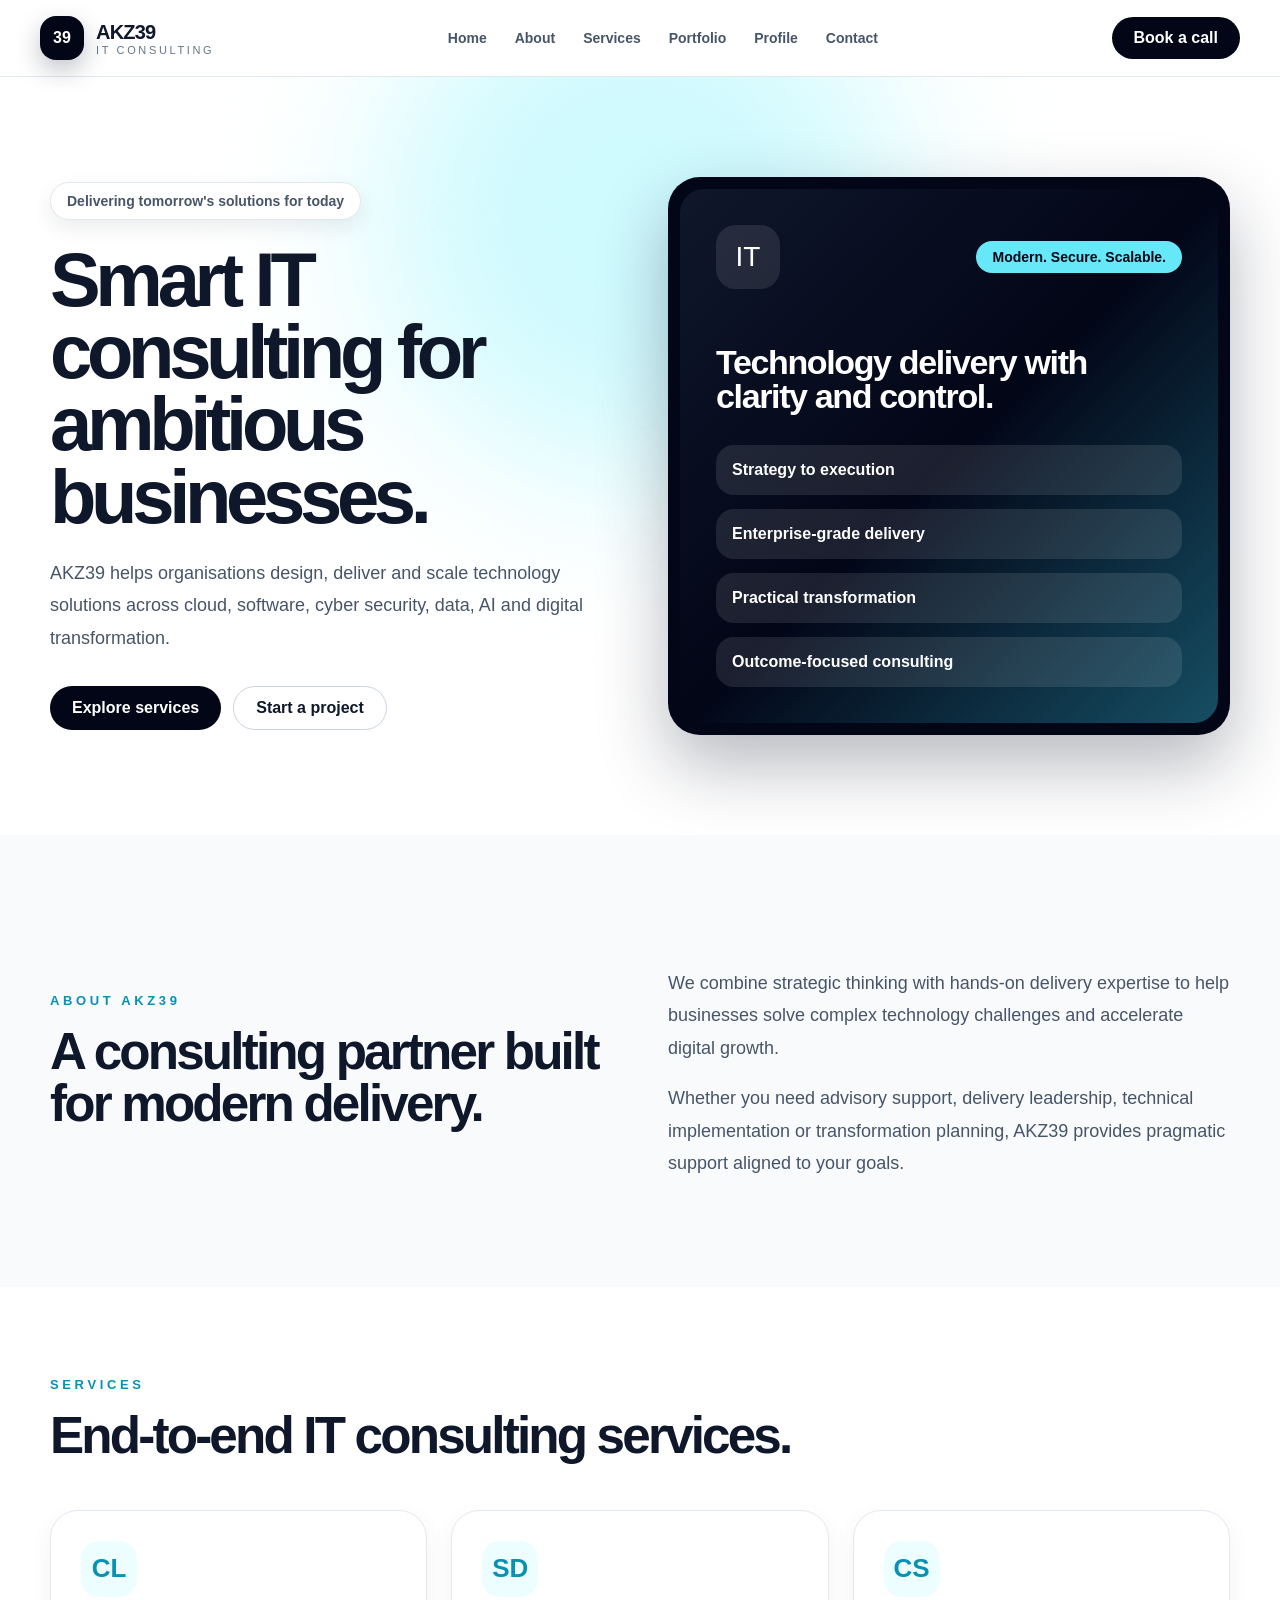
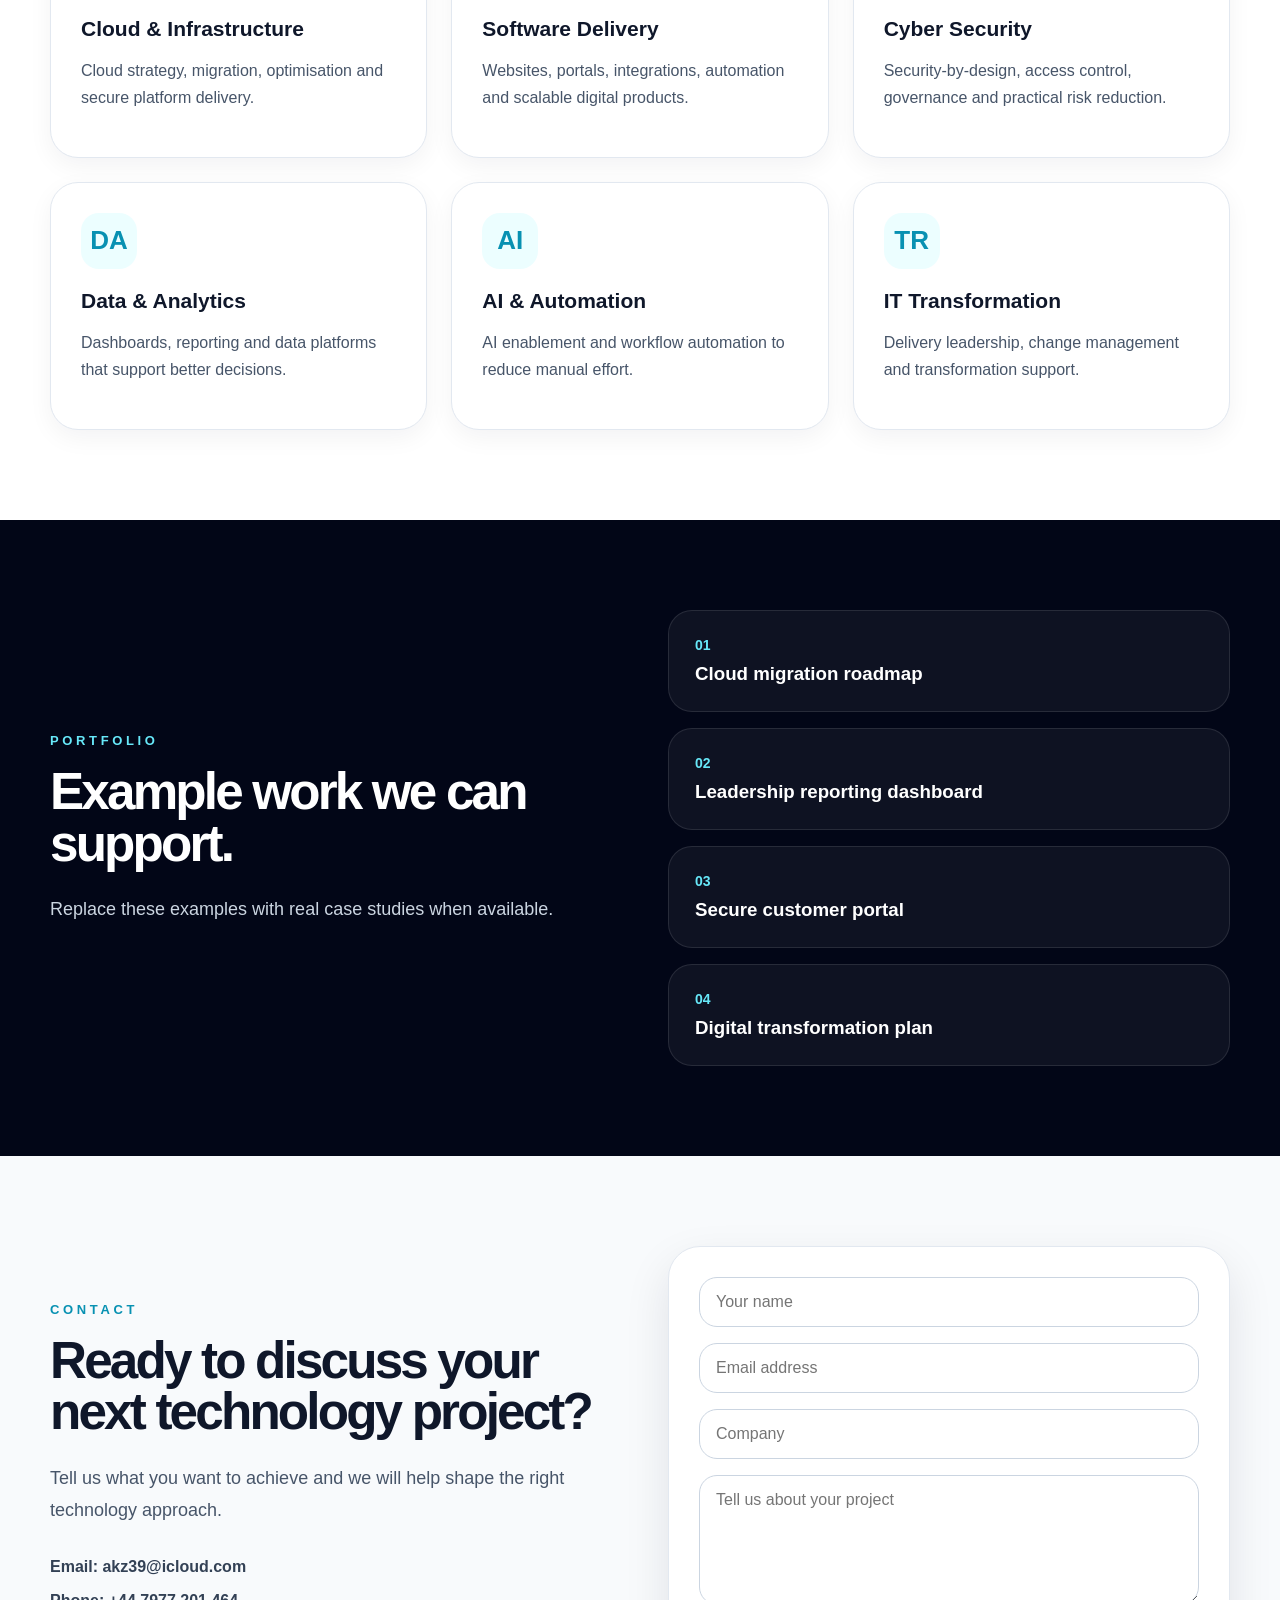
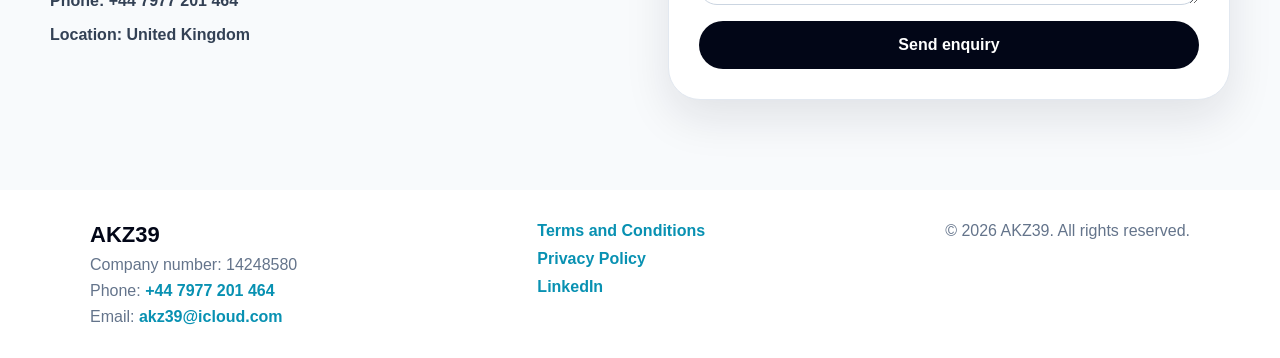
<file: index.html>
﻿<!DOCTYPE html>
<html lang="en">
<head>
  <meta charset="UTF-8" />
  <meta name="viewport" content="width=device-width, initial-scale=1.0" />
  <title>AKZ39 | IT Consulting Services</title>
  <meta name="description" content="AKZ39 provides modern IT consulting services across cloud, software, cyber security, data, AI and digital transformation." />
  <link rel="stylesheet" href="styles.css" />
</head>
<body>
  <header class="header">
    <a href="#home" class="logo">
      <div class="logo-mark">39</div>
      <div>
        <div class="logo-text">AKZ39</div>
        <div class="logo-subtitle">IT Consulting</div>
      </div>
    </a>

    <nav class="nav">
      <a href="#home">Home</a>
      <a href="#about">About</a>
      <a href="#services">Services</a>
      <a href="#portfolio">Portfolio</a>
      <a href="profile.html">Profile</a>
      <a href="#contact">Contact</a>
    </nav>

    <a href="tel:+447977201464" class="btn btn-dark">Book a call</a>
  </header>

  <main>
    <section id="home" class="hero">
      <div class="hero-bg"></div>

      <div class="hero-grid">
        <div>
          <div class="badge">Delivering tomorrow's solutions for today</div>
          <h1>Smart IT consulting for ambitious businesses.</h1>
          <p class="hero-text">
            AKZ39 helps organisations design, deliver and scale technology solutions across cloud,
            software, cyber security, data, AI and digital transformation.
          </p>

          <div class="actions">
            <a href="#services" class="btn btn-dark">Explore services</a>
            <a href="#contact" class="btn btn-light">Start a project</a>
          </div>
        </div>

        <div class="feature-card">
          <div class="feature-inner">
            <div class="feature-top">
              <div class="icon-box">IT</div>
              <span>Modern. Secure. Scalable.</span>
            </div>

            <h2>Technology delivery with clarity and control.</h2>

            <div class="check-list">
              <div>Strategy to execution</div>
              <div>Enterprise-grade delivery</div>
              <div>Practical transformation</div>
              <div>Outcome-focused consulting</div>
            </div>
          </div>
        </div>
      </div>
    </section>

    <section id="about" class="section section-light">
      <div class="two-col">
        <div>
          <p class="eyebrow">About AKZ39</p>
          <h2>A consulting partner built for modern delivery.</h2>
        </div>
        <div class="body-text">
          <p>
            We combine strategic thinking with hands-on delivery expertise to help businesses solve
            complex technology challenges and accelerate digital growth.
          </p>
          <p>
            Whether you need advisory support, delivery leadership, technical implementation or
            transformation planning, AKZ39 provides pragmatic support aligned to your goals.
          </p>
        </div>
      </div>
    </section>

    <section id="services" class="section">
      <div class="section-heading">
        <p class="eyebrow">Services</p>
        <h2>End-to-end IT consulting services.</h2>
      </div>

      <div class="services-grid">
        <div class="service-card">
          <div class="service-icon">CL</div>
          <h3>Cloud & Infrastructure</h3>
          <p>Cloud strategy, migration, optimisation and secure platform delivery.</p>
        </div>

        <div class="service-card">
          <div class="service-icon">SD</div>
          <h3>Software Delivery</h3>
          <p>Websites, portals, integrations, automation and scalable digital products.</p>
        </div>

        <div class="service-card">
          <div class="service-icon">CS</div>
          <h3>Cyber Security</h3>
          <p>Security-by-design, access control, governance and practical risk reduction.</p>
        </div>

        <div class="service-card">
          <div class="service-icon">DA</div>
          <h3>Data & Analytics</h3>
          <p>Dashboards, reporting and data platforms that support better decisions.</p>
        </div>

        <div class="service-card">
          <div class="service-icon">AI</div>
          <h3>AI & Automation</h3>
          <p>AI enablement and workflow automation to reduce manual effort.</p>
        </div>

        <div class="service-card">
          <div class="service-icon">TR</div>
          <h3>IT Transformation</h3>
          <p>Delivery leadership, change management and transformation support.</p>
        </div>
      </div>
    </section>

    <section id="portfolio" class="section section-dark">
      <div class="two-col">
        <div>
          <p class="eyebrow cyan">Portfolio</p>
          <h2>Example work we can support.</h2>
          <p class="dark-text">Replace these examples with real case studies when available.</p>
        </div>

        <div class="portfolio-list">
          <div><span>01</span><h3>Cloud migration roadmap</h3></div>
          <div><span>02</span><h3>Leadership reporting dashboard</h3></div>
          <div><span>03</span><h3>Secure customer portal</h3></div>
          <div><span>04</span><h3>Digital transformation plan</h3></div>
        </div>
      </div>
    </section>

    <section id="contact" class="section section-light">
      <div class="two-col">
        <div>
          <p class="eyebrow">Contact</p>
          <h2>Ready to discuss your next technology project?</h2>
          <p class="body-text">
            Tell us what you want to achieve and we will help shape the right technology approach.
          </p>

          <div class="contact-list">
            <div>Email: akz39@icloud.com</div>
            <div>Phone: +44 7977 201 464</div>
            <div>Location: United Kingdom</div>
          </div>
        </div>

        <form class="contact-form" action="https://formspree.io/f/xdajgbkb" method="POST">
          <input name="name" placeholder="Your name" required />
          <input type="email" name="email" placeholder="Email address" required />
          <input name="company" placeholder="Company" required />
          <textarea name="message" placeholder="Tell us about your project" required></textarea>
          <button type="submit">Send enquiry</button>
        </form>
      </div>
    </section>
  </main>

    <footer class="footer">
    <div>
      <strong>AKZ39</strong>
      <p>Company number: 14248580</p>
      <p>Phone: <a href="tel:+447977201464">+44 7977 201 464</a></p>
      <p>Email: <a href="mailto:akz39@icloud.com">akz39@icloud.com</a></p>
    </div>

    <div class="footer-links">
      <a href="terms.html">Terms and Conditions</a>
      <a href="privacy.html">Privacy Policy</a>
      <a href="https://uk.linkedin.com/in/aqdas-azeem-9959ba39" target="_blank" rel="noopener noreferrer">LinkedIn</a>
    </div>

    <span>© 2026 AKZ39. All rights reserved.</span>
  </footer>
  <script src="script.js"></script>
</body>
</html>
</file>
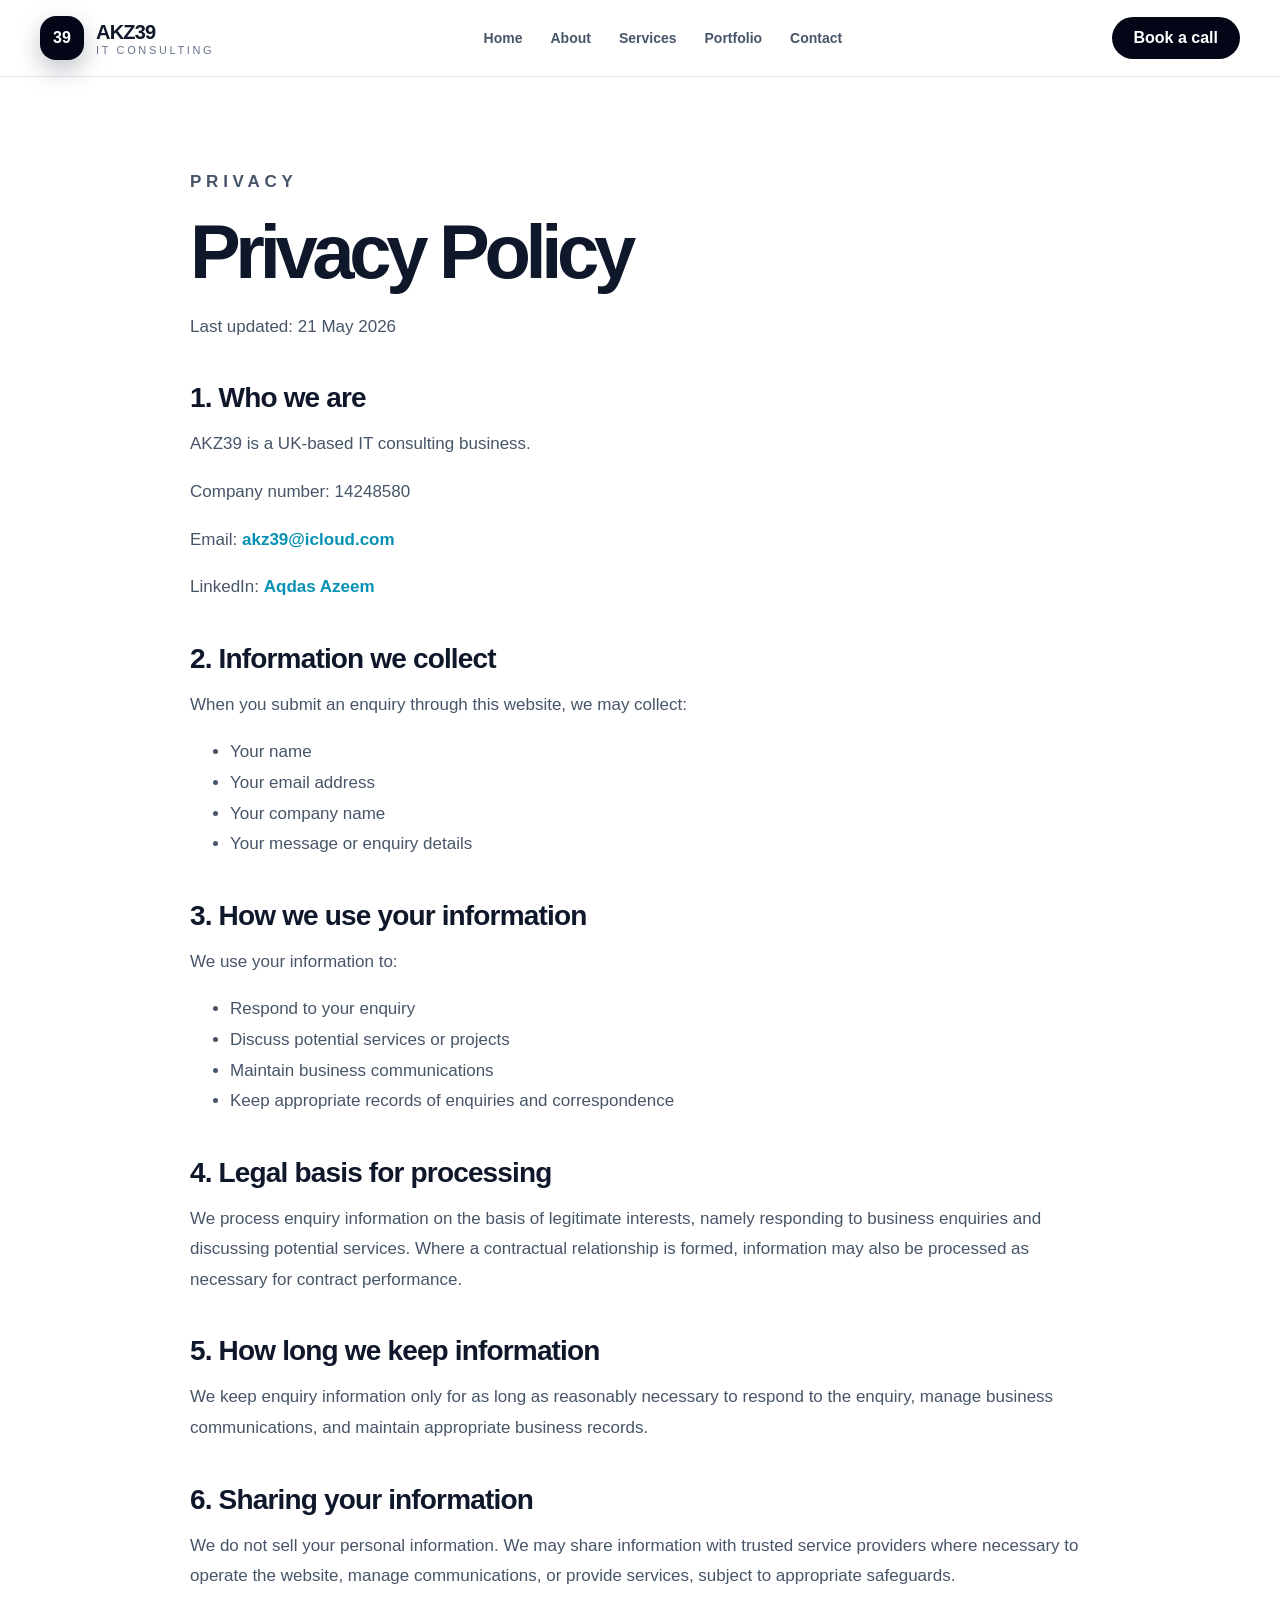
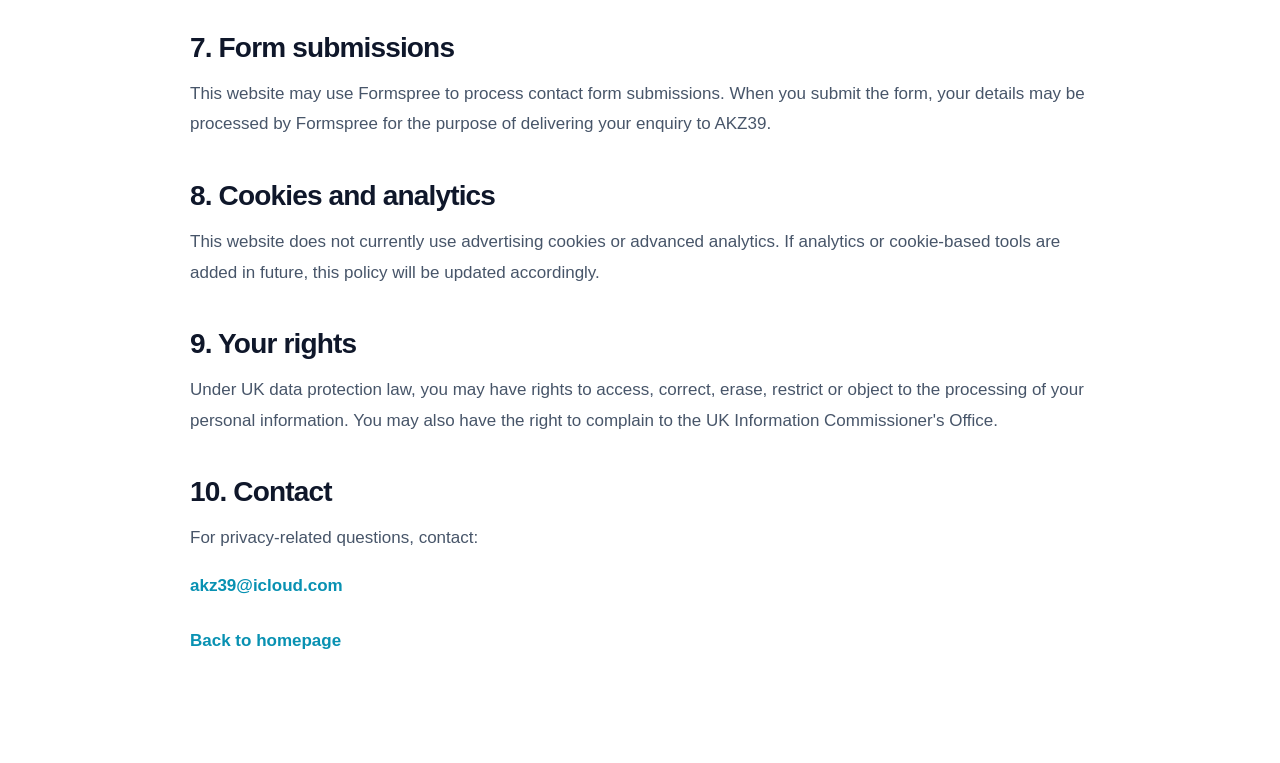
<file: privacy.html>
﻿<!DOCTYPE html>
<html lang="en">
<head>
  <meta charset="UTF-8" />
  <meta name="viewport" content="width=device-width, initial-scale=1.0" />
  <title>Privacy Policy | AKZ39</title>
  <meta name="description" content="Privacy Policy for AKZ39 IT Consulting." />
  <link rel="stylesheet" href="styles.css" />
</head>
<body>
  <header class="header">
    <a href="index.html#home" class="logo">
      <div class="logo-mark">39</div>
      <div>
        <div class="logo-text">AKZ39</div>
        <div class="logo-subtitle">IT Consulting</div>
      </div>
    </a>

    <nav class="nav">
      <a href="index.html#home">Home</a>
      <a href="index.html#about">About</a>
      <a href="index.html#services">Services</a>
      <a href="index.html#portfolio">Portfolio</a>
      <a href="index.html#contact">Contact</a>
    </nav>

    <a href="tel:+447977201464" class="btn btn-dark">Book a call</a>
  </header>

  <main class="legal-page">
    <section class="section">
      <div class="legal-content">
        <p class="eyebrow">Privacy</p>
        <h1>Privacy Policy</h1>
        <p class="body-text">Last updated: 21 May 2026</p>

        <h2>1. Who we are</h2>
        <p>AKZ39 is a UK-based IT consulting business.</p>
        <p>Company number: 14248580</p>
        <p>Email: <a href="mailto:akz39@icloud.com">akz39@icloud.com</a></p>
        <p>LinkedIn: <a href="https://uk.linkedin.com/in/aqdas-azeem-9959ba39" target="_blank" rel="noopener noreferrer">Aqdas Azeem</a></p>

        <h2>2. Information we collect</h2>
        <p>When you submit an enquiry through this website, we may collect:</p>
        <ul>
          <li>Your name</li>
          <li>Your email address</li>
          <li>Your company name</li>
          <li>Your message or enquiry details</li>
        </ul>

        <h2>3. How we use your information</h2>
        <p>We use your information to:</p>
        <ul>
          <li>Respond to your enquiry</li>
          <li>Discuss potential services or projects</li>
          <li>Maintain business communications</li>
          <li>Keep appropriate records of enquiries and correspondence</li>
        </ul>

        <h2>4. Legal basis for processing</h2>
        <p>We process enquiry information on the basis of legitimate interests, namely responding to business enquiries and discussing potential services. Where a contractual relationship is formed, information may also be processed as necessary for contract performance.</p>

        <h2>5. How long we keep information</h2>
        <p>We keep enquiry information only for as long as reasonably necessary to respond to the enquiry, manage business communications, and maintain appropriate business records.</p>

        <h2>6. Sharing your information</h2>
        <p>We do not sell your personal information. We may share information with trusted service providers where necessary to operate the website, manage communications, or provide services, subject to appropriate safeguards.</p>

        <h2>7. Form submissions</h2>
        <p>This website may use Formspree to process contact form submissions. When you submit the form, your details may be processed by Formspree for the purpose of delivering your enquiry to AKZ39.</p>

        <h2>8. Cookies and analytics</h2>
        <p>This website does not currently use advertising cookies or advanced analytics. If analytics or cookie-based tools are added in future, this policy will be updated accordingly.</p>

        <h2>9. Your rights</h2>
        <p>Under UK data protection law, you may have rights to access, correct, erase, restrict or object to the processing of your personal information. You may also have the right to complain to the UK Information Commissioner's Office.</p>

        <h2>10. Contact</h2>
        <p>For privacy-related questions, contact:</p>
        <p><a href="mailto:akz39@icloud.com">akz39@icloud.com</a></p>

        <p class="body-text"><a href="index.html">Back to homepage</a></p>
      </div>
    </section>
  </main>
</body>
</html>
</file>
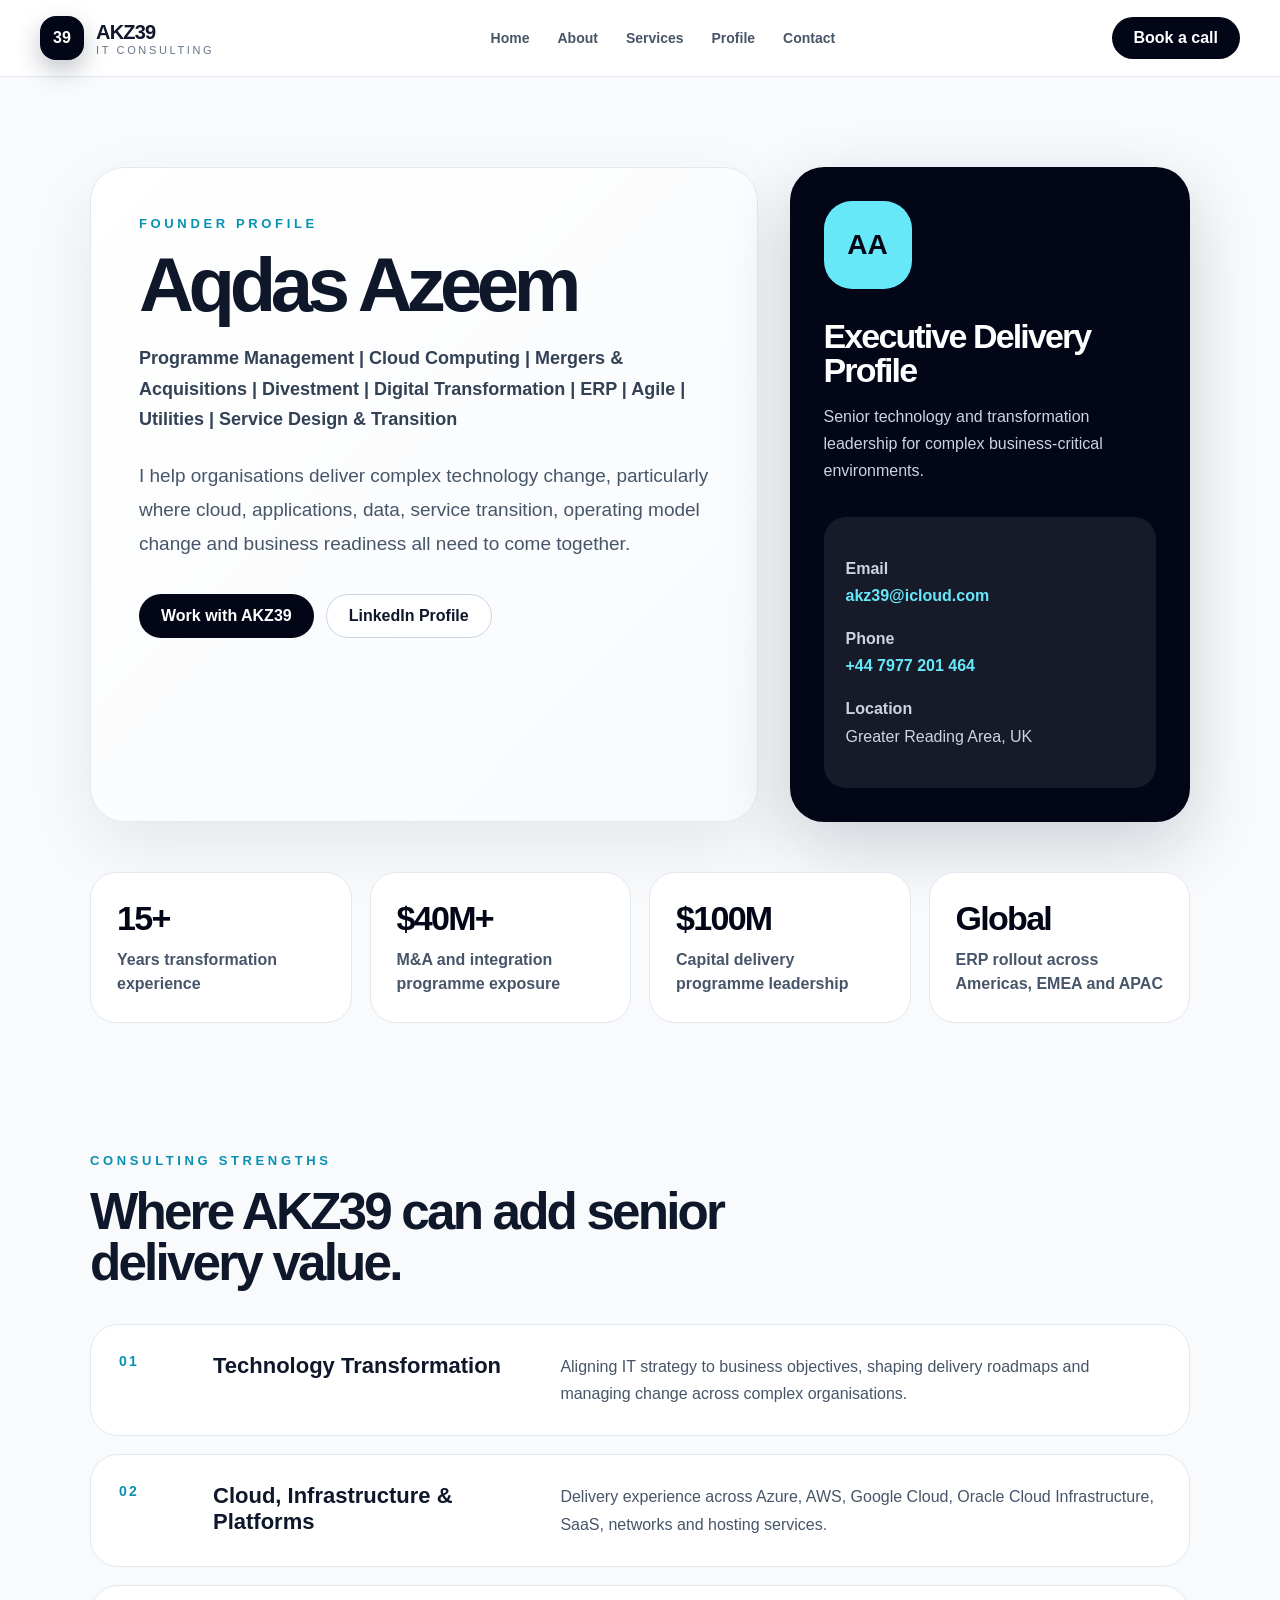
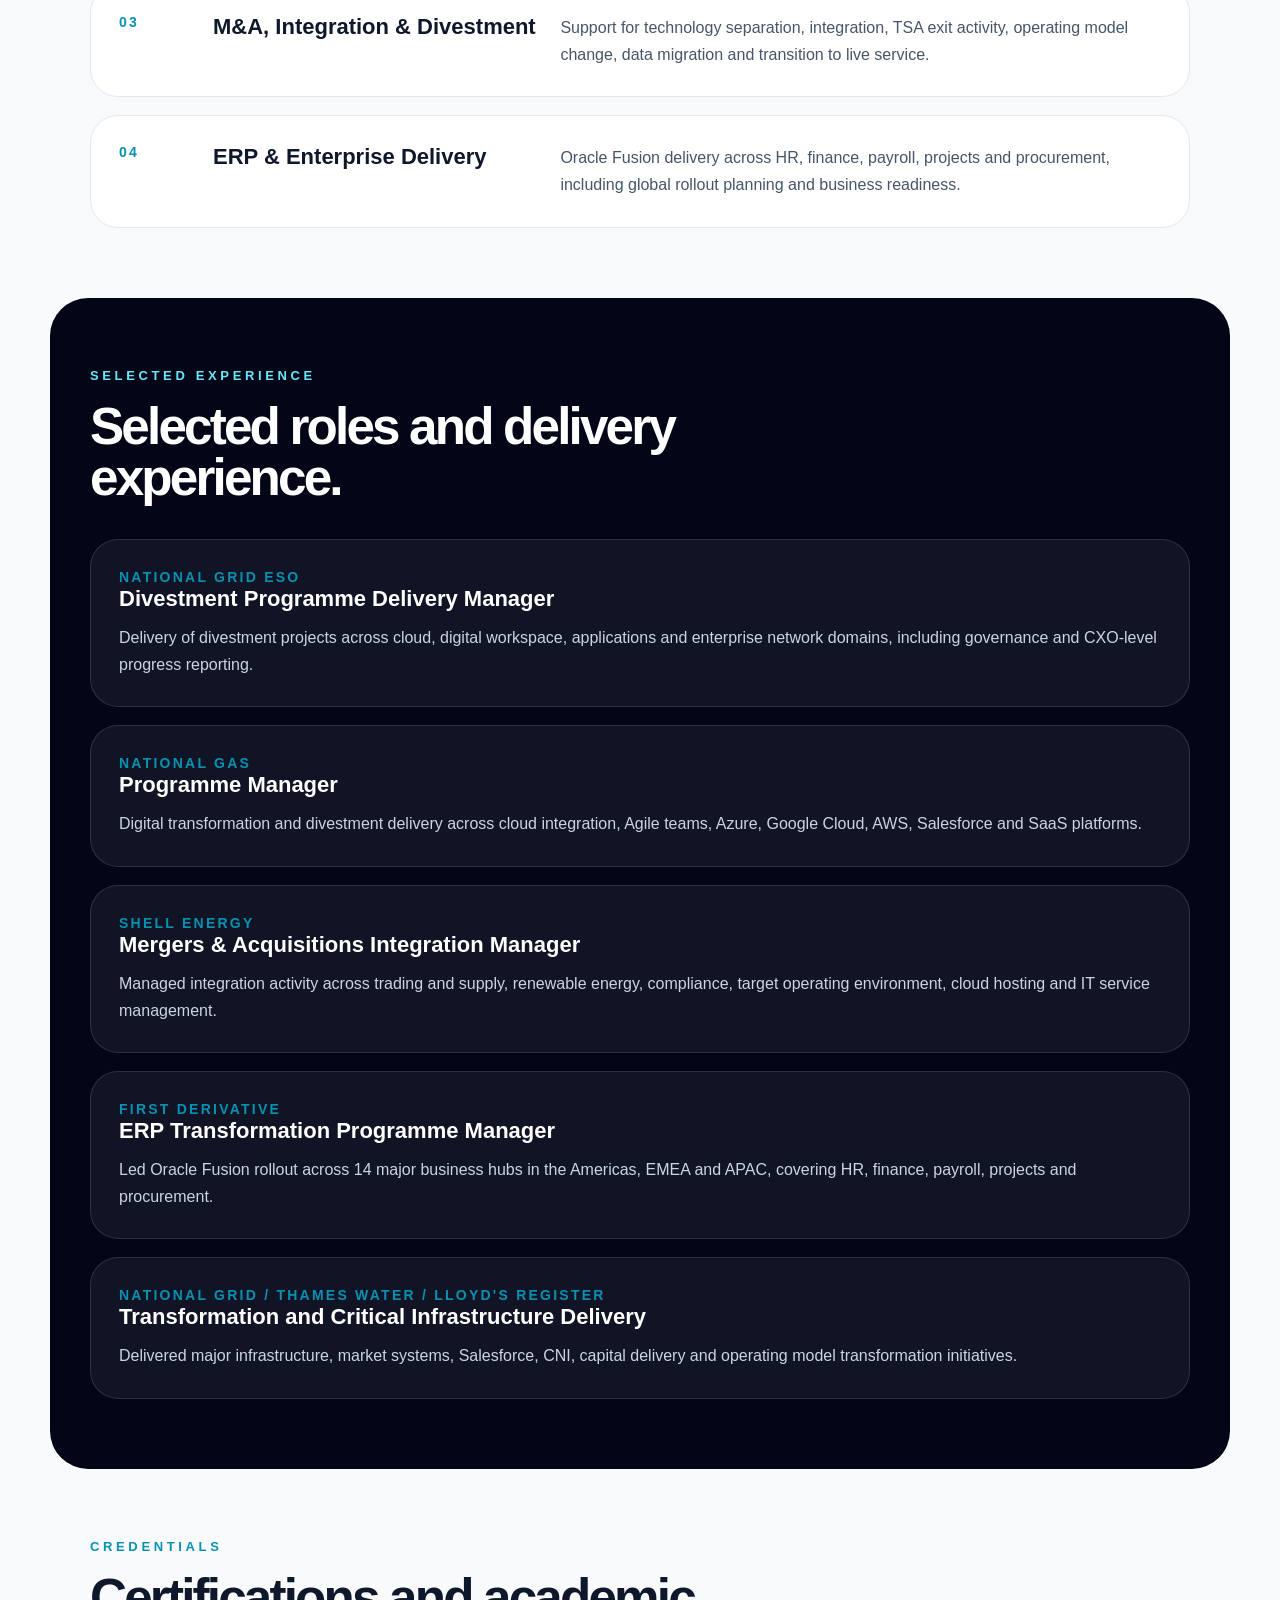
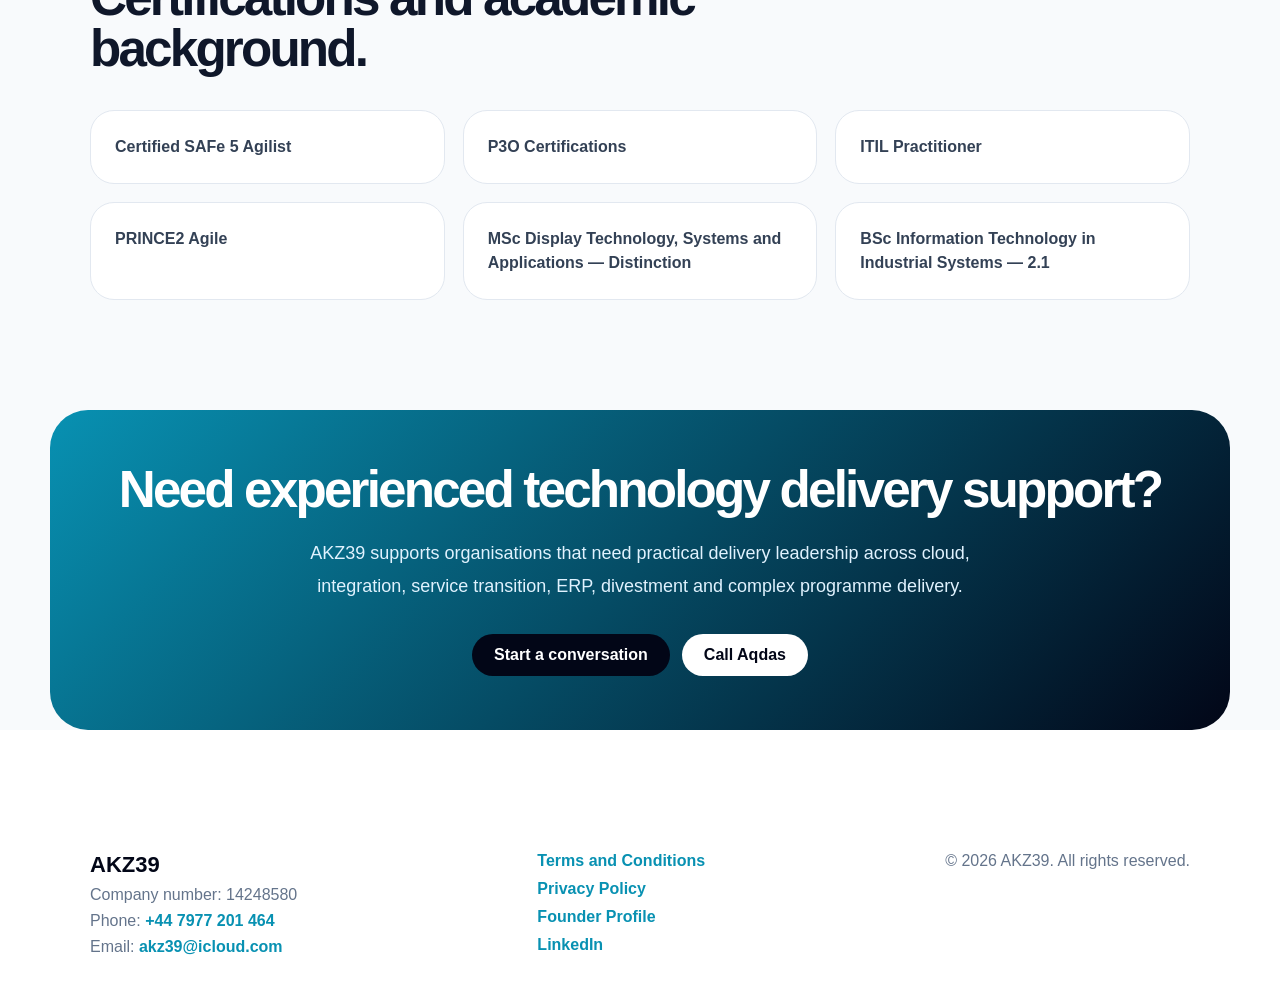
<file: profile.html>
﻿<!DOCTYPE html>
<html lang="en">
<head>
  <meta charset="UTF-8" />
  <meta name="viewport" content="width=device-width, initial-scale=1.0" />
  <title>Aqdas Azeem | Founder Profile | AKZ39</title>
  <meta name="description" content="Executive profile for Aqdas Azeem, founder of AKZ39. Programme management, cloud computing, M&A, divestment, digital transformation, ERP, Agile and service transition." />
  <link rel="stylesheet" href="styles.css" />
</head>
<body>
  <header class="header">
    <a href="index.html#home" class="logo">
      <div class="logo-mark">39</div>
      <div>
        <div class="logo-text">AKZ39</div>
        <div class="logo-subtitle">IT Consulting</div>
      </div>
    </a>

    <nav class="nav">
      <a href="index.html#home">Home</a>
      <a href="index.html#about">About</a>
      <a href="index.html#services">Services</a>
      <a href="profile.html">Profile</a>
      <a href="index.html#contact">Contact</a>
    </nav>

    <a href="tel:+447977201464" class="btn btn-dark">Book a call</a>
  </header>

  <main class="profile-page">
    <section class="profile-intro">
      <div class="profile-intro-card">
        <p class="profile-label">Founder Profile</p>
        <h1>Aqdas Azeem</h1>
        <p class="profile-role">
          Programme Management | Cloud Computing | Mergers & Acquisitions | Divestment | Digital Transformation | ERP | Agile | Utilities | Service Design & Transition
        </p>

        <p class="profile-summary">
          I help organisations deliver complex technology change, particularly where cloud, applications, data, service transition, operating model change and business readiness all need to come together.
        </p>

        <div class="profile-actions">
          <a href="index.html#contact" class="btn btn-dark">Work with AKZ39</a>
          <a href="https://uk.linkedin.com/in/aqdas-azeem-9959ba39" target="_blank" rel="noopener noreferrer" class="btn btn-light">LinkedIn Profile</a>
        </div>
      </div>

      <aside class="profile-sidebar">
        <div class="profile-avatar">AA</div>
        <h2>Executive Delivery Profile</h2>
        <p>Senior technology and transformation leadership for complex business-critical environments.</p>

        <div class="profile-contact-card">
          <p><strong>Email</strong><br><a href="mailto:akz39@icloud.com">akz39@icloud.com</a></p>
          <p><strong>Phone</strong><br><a href="tel:+447977201464">+44 7977 201 464</a></p>
          <p><strong>Location</strong><br>Greater Reading Area, UK</p>
        </div>
      </aside>
    </section>

    <section class="profile-stats">
      <div>
        <strong>15+</strong>
        <span>Years transformation experience</span>
      </div>
      <div>
        <strong>$40M+</strong>
        <span>M&A and integration programme exposure</span>
      </div>
      <div>
        <strong>$100M</strong>
        <span>Capital delivery programme leadership</span>
      </div>
      <div>
        <strong>Global</strong>
        <span>ERP rollout across Americas, EMEA and APAC</span>
      </div>
    </section>

    <section class="profile-section">
      <div class="profile-section-heading">
        <p class="profile-label">Consulting Strengths</p>
        <h2>Where AKZ39 can add senior delivery value.</h2>
      </div>

      <div class="expertise-bands">
        <div>
          <span>01</span>
          <h3>Technology Transformation</h3>
          <p>Aligning IT strategy to business objectives, shaping delivery roadmaps and managing change across complex organisations.</p>
        </div>
        <div>
          <span>02</span>
          <h3>Cloud, Infrastructure & Platforms</h3>
          <p>Delivery experience across Azure, AWS, Google Cloud, Oracle Cloud Infrastructure, SaaS, networks and hosting services.</p>
        </div>
        <div>
          <span>03</span>
          <h3>M&A, Integration & Divestment</h3>
          <p>Support for technology separation, integration, TSA exit activity, operating model change, data migration and transition to live service.</p>
        </div>
        <div>
          <span>04</span>
          <h3>ERP & Enterprise Delivery</h3>
          <p>Oracle Fusion delivery across HR, finance, payroll, projects and procurement, including global rollout planning and business readiness.</p>
        </div>
      </div>
    </section>

    <section class="profile-section profile-timeline-section">
      <div class="profile-section-heading">
        <p class="profile-label">Selected Experience</p>
        <h2>Selected roles and delivery experience.</h2>
      </div>

      <div class="timeline">
        <div class="timeline-item">
          <span>National Grid ESO</span>
          <h3>Divestment Programme Delivery Manager</h3>
          <p>Delivery of divestment projects across cloud, digital workspace, applications and enterprise network domains, including governance and CXO-level progress reporting.</p>
        </div>

        <div class="timeline-item">
          <span>National Gas</span>
          <h3>Programme Manager</h3>
          <p>Digital transformation and divestment delivery across cloud integration, Agile teams, Azure, Google Cloud, AWS, Salesforce and SaaS platforms.</p>
        </div>

        <div class="timeline-item">
          <span>Shell Energy</span>
          <h3>Mergers & Acquisitions Integration Manager</h3>
          <p>Managed integration activity across trading and supply, renewable energy, compliance, target operating environment, cloud hosting and IT service management.</p>
        </div>

        <div class="timeline-item">
          <span>First Derivative</span>
          <h3>ERP Transformation Programme Manager</h3>
          <p>Led Oracle Fusion rollout across 14 major business hubs in the Americas, EMEA and APAC, covering HR, finance, payroll, projects and procurement.</p>
        </div>

        <div class="timeline-item">
          <span>National Grid / Thames Water / Lloyd's Register</span>
          <h3>Transformation and Critical Infrastructure Delivery</h3>
          <p>Delivered major infrastructure, market systems, Salesforce, CNI, capital delivery and operating model transformation initiatives.</p>
        </div>
      </div>
    </section>

    <section class="profile-section">
      <div class="profile-section-heading">
        <p class="profile-label">Credentials</p>
        <h2>Certifications and academic background.</h2>
      </div>

      <div class="credential-grid">
        <div>Certified SAFe 5 Agilist</div>
        <div>P3O Certifications</div>
        <div>ITIL Practitioner</div>
        <div>PRINCE2 Agile</div>
        <div>MSc Display Technology, Systems and Applications — Distinction</div>
        <div>BSc Information Technology in Industrial Systems — 2.1</div>
      </div>
    </section>

    <section class="profile-cta">
      <h2>Need experienced technology delivery support?</h2>
      <p>AKZ39 supports organisations that need practical delivery leadership across cloud, integration, service transition, ERP, divestment and complex programme delivery.</p>
      <div class="profile-actions">
        <a href="index.html#contact" class="btn btn-dark">Start a conversation</a>
        <a href="tel:+447977201464" class="btn btn-light">Call Aqdas</a>
      </div>
    </section>
  </main>

  <footer class="footer">
    <div>
      <strong>AKZ39</strong>
      <p>Company number: 14248580</p>
      <p>Phone: <a href="tel:+447977201464">+44 7977 201 464</a></p>
      <p>Email: <a href="mailto:akz39@icloud.com">akz39@icloud.com</a></p>
    </div>

    <div class="footer-links">
      <a href="terms.html">Terms and Conditions</a>
      <a href="privacy.html">Privacy Policy</a>
      <a href="profile.html">Founder Profile</a>
      <a href="https://uk.linkedin.com/in/aqdas-azeem-9959ba39" target="_blank" rel="noopener noreferrer">LinkedIn</a>
    </div>

    <span>© 2026 AKZ39. All rights reserved.</span>
  </footer>

  <script src="script.js"></script>
</body>
</html>
</file>
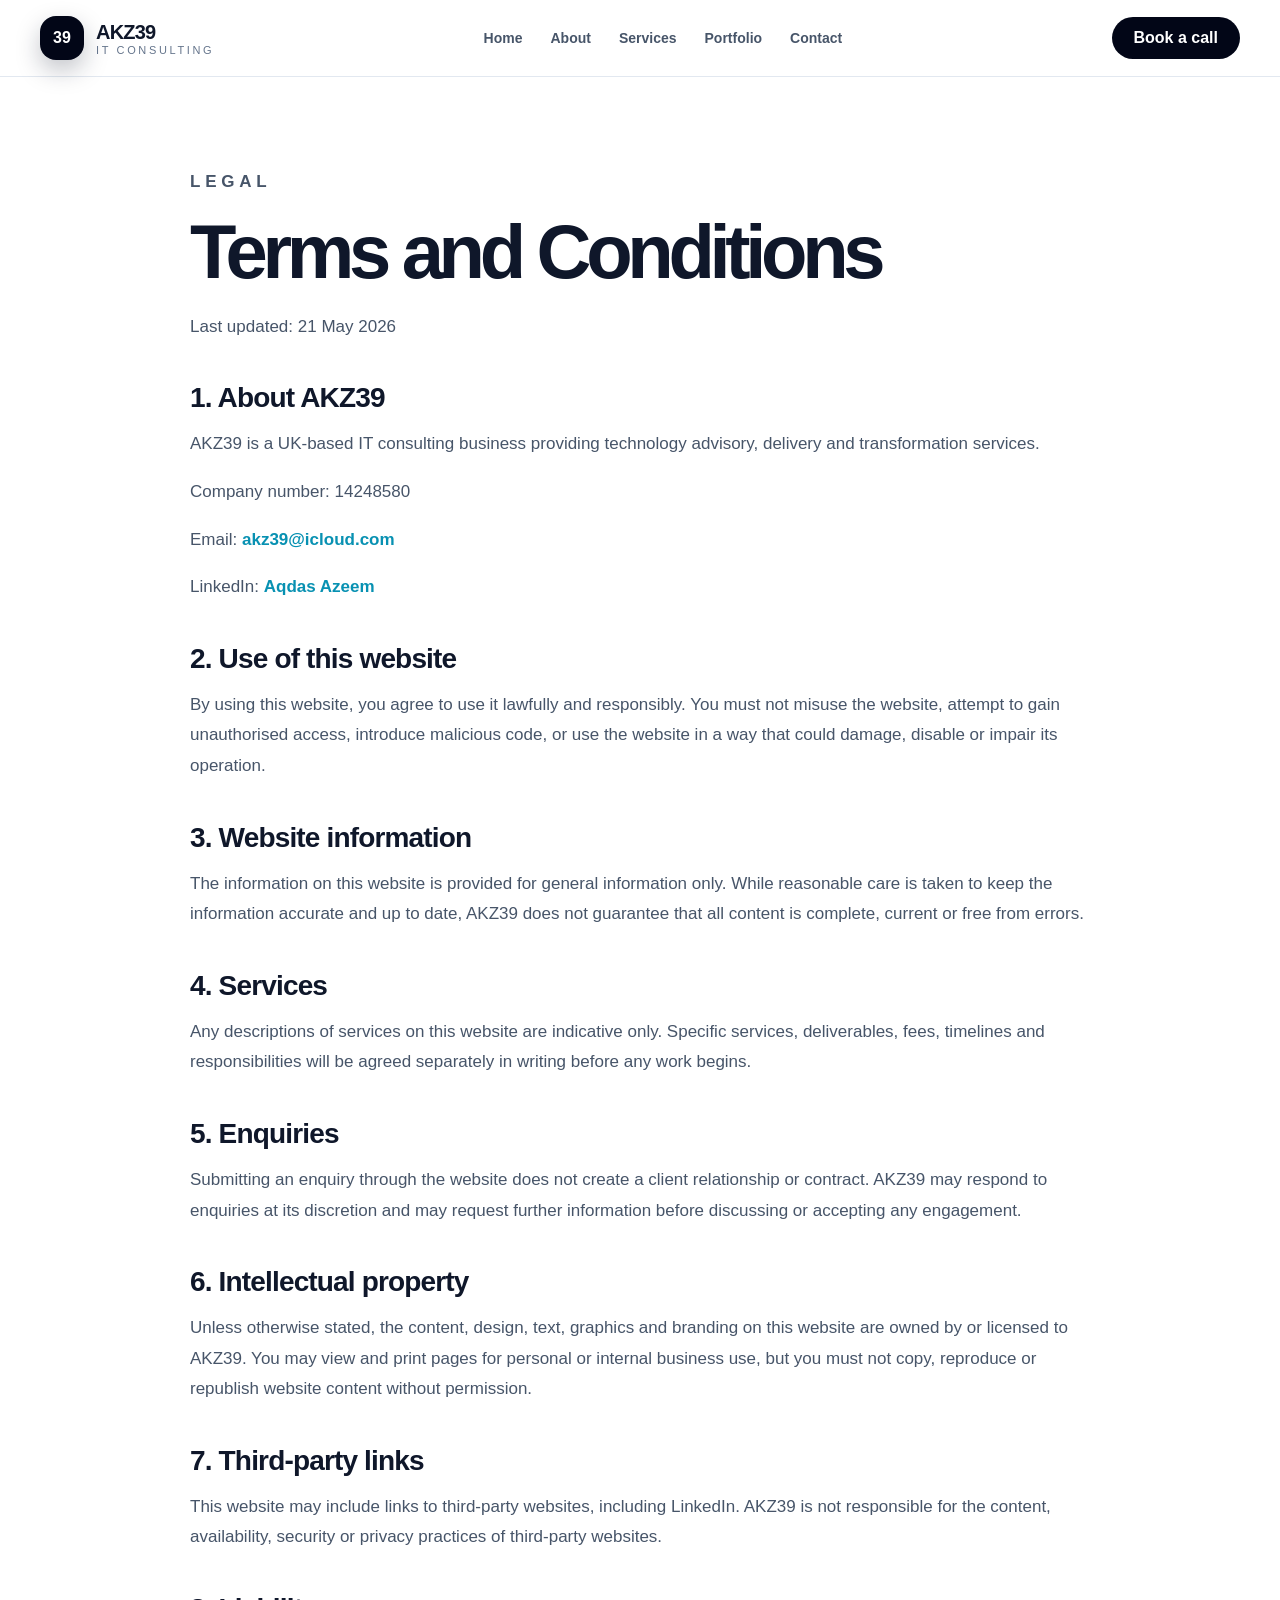
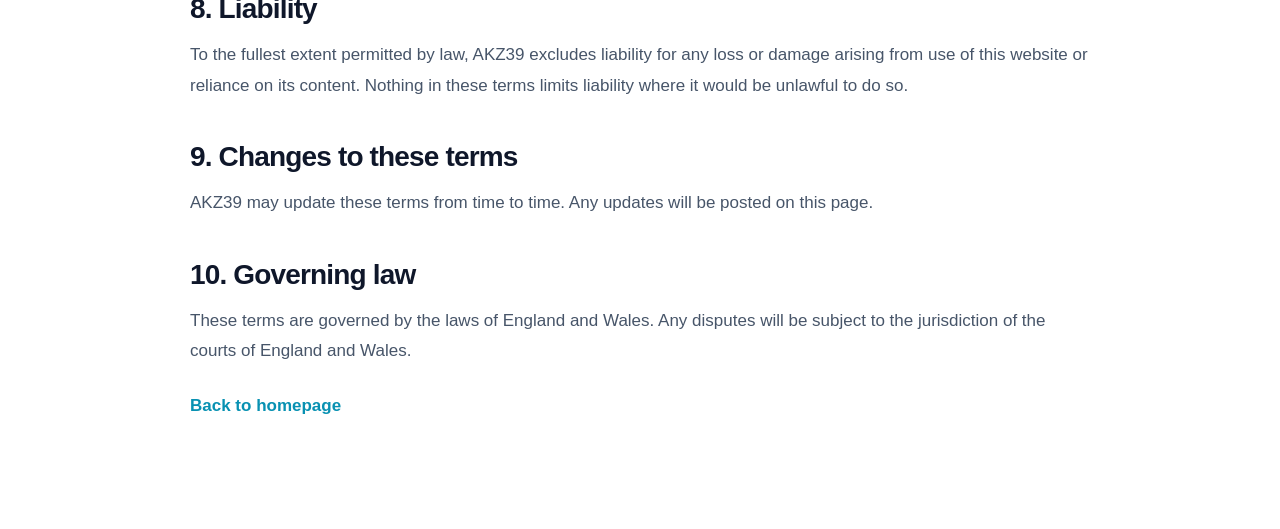
<file: terms.html>
﻿<!DOCTYPE html>
<html lang="en">
<head>
  <meta charset="UTF-8" />
  <meta name="viewport" content="width=device-width, initial-scale=1.0" />
  <title>Terms and Conditions | AKZ39</title>
  <meta name="description" content="Terms and Conditions for AKZ39 IT Consulting." />
  <link rel="stylesheet" href="styles.css" />
</head>
<body>
  <header class="header">
    <a href="index.html#home" class="logo">
      <div class="logo-mark">39</div>
      <div>
        <div class="logo-text">AKZ39</div>
        <div class="logo-subtitle">IT Consulting</div>
      </div>
    </a>

    <nav class="nav">
      <a href="index.html#home">Home</a>
      <a href="index.html#about">About</a>
      <a href="index.html#services">Services</a>
      <a href="index.html#portfolio">Portfolio</a>
      <a href="index.html#contact">Contact</a>
    </nav>

    <a href="tel:+447977201464" class="btn btn-dark">Book a call</a>
  </header>

  <main class="legal-page">
    <section class="section">
      <div class="legal-content">
        <p class="eyebrow">Legal</p>
        <h1>Terms and Conditions</h1>
        <p class="body-text">Last updated: 21 May 2026</p>

        <h2>1. About AKZ39</h2>
        <p>AKZ39 is a UK-based IT consulting business providing technology advisory, delivery and transformation services.</p>
        <p>Company number: 14248580</p>
        <p>Email: <a href="mailto:akz39@icloud.com">akz39@icloud.com</a></p>
        <p>LinkedIn: <a href="https://uk.linkedin.com/in/aqdas-azeem-9959ba39" target="_blank" rel="noopener noreferrer">Aqdas Azeem</a></p>

        <h2>2. Use of this website</h2>
        <p>By using this website, you agree to use it lawfully and responsibly. You must not misuse the website, attempt to gain unauthorised access, introduce malicious code, or use the website in a way that could damage, disable or impair its operation.</p>

        <h2>3. Website information</h2>
        <p>The information on this website is provided for general information only. While reasonable care is taken to keep the information accurate and up to date, AKZ39 does not guarantee that all content is complete, current or free from errors.</p>

        <h2>4. Services</h2>
        <p>Any descriptions of services on this website are indicative only. Specific services, deliverables, fees, timelines and responsibilities will be agreed separately in writing before any work begins.</p>

        <h2>5. Enquiries</h2>
        <p>Submitting an enquiry through the website does not create a client relationship or contract. AKZ39 may respond to enquiries at its discretion and may request further information before discussing or accepting any engagement.</p>

        <h2>6. Intellectual property</h2>
        <p>Unless otherwise stated, the content, design, text, graphics and branding on this website are owned by or licensed to AKZ39. You may view and print pages for personal or internal business use, but you must not copy, reproduce or republish website content without permission.</p>

        <h2>7. Third-party links</h2>
        <p>This website may include links to third-party websites, including LinkedIn. AKZ39 is not responsible for the content, availability, security or privacy practices of third-party websites.</p>

        <h2>8. Liability</h2>
        <p>To the fullest extent permitted by law, AKZ39 excludes liability for any loss or damage arising from use of this website or reliance on its content. Nothing in these terms limits liability where it would be unlawful to do so.</p>

        <h2>9. Changes to these terms</h2>
        <p>AKZ39 may update these terms from time to time. Any updates will be posted on this page.</p>

        <h2>10. Governing law</h2>
        <p>These terms are governed by the laws of England and Wales. Any disputes will be subject to the jurisdiction of the courts of England and Wales.</p>

        <p class="body-text"><a href="index.html">Back to homepage</a></p>
      </div>
    </section>
  </main>
</body>
</html>
</file>
<file: styles.css>
* {
  box-sizing: border-box;
}

html {
  scroll-behavior: smooth;
}

body {
  margin: 0;
  font-family: Arial, Helvetica, sans-serif;
  color: #0f172a;
  background: #ffffff;
}

a {
  color: inherit;
  text-decoration: none;
}

.header {
  position: sticky;
  top: 0;
  z-index: 50;
  display: flex;
  align-items: center;
  justify-content: space-between;
  gap: 24px;
  padding: 16px 40px;
  border-bottom: 1px solid #e2e8f0;
  background: rgba(255, 255, 255, 0.92);
  backdrop-filter: blur(12px);
}

.logo {
  display: flex;
  align-items: center;
  gap: 12px;
}

.logo-mark {
  width: 44px;
  height: 44px;
  display: grid;
  place-items: center;
  border-radius: 16px;
  background: #020617;
  color: white;
  font-weight: 900;
  box-shadow: 0 10px 25px rgba(15, 23, 42, 0.25);
}

.logo-text {
  font-size: 20px;
  font-weight: 900;
  letter-spacing: -0.04em;
}

.logo-subtitle {
  font-size: 11px;
  color: #64748b;
  text-transform: uppercase;
  letter-spacing: 0.24em;
}

.nav {
  display: flex;
  gap: 28px;
  color: #475569;
  font-size: 14px;
  font-weight: 600;
}

.nav a:hover {
  color: #020617;
}

.btn {
  display: inline-flex;
  align-items: center;
  justify-content: center;
  border-radius: 999px;
  padding: 12px 22px;
  font-weight: 700;
}

.btn-dark {
  background: #020617;
  color: white;
}

.btn-dark:hover {
  background: #1e293b;
}

.btn-light {
  border: 1px solid #cbd5e1;
  background: white;
}

.hero {
  position: relative;
  overflow: hidden;
  padding: 100px 40px;
}

.hero-bg {
  position: absolute;
  top: -120px;
  left: 50%;
  z-index: -1;
  width: 520px;
  height: 520px;
  transform: translateX(-50%);
  border-radius: 999px;
  background: #cffafe;
  filter: blur(80px);
}

.hero-grid,
.two-col {
  max-width: 1180px;
  margin: 0 auto;
  display: grid;
  grid-template-columns: 1fr 1fr;
  gap: 56px;
  align-items: center;
}

.badge {
  display: inline-flex;
  margin-bottom: 24px;
  padding: 10px 16px;
  border: 1px solid #e2e8f0;
  border-radius: 999px;
  background: white;
  color: #475569;
  font-size: 14px;
  font-weight: 700;
  box-shadow: 0 8px 20px rgba(15, 23, 42, 0.08);
}

h1 {
  margin: 0;
  max-width: 760px;
  font-size: clamp(44px, 7vw, 76px);
  line-height: 0.95;
  letter-spacing: -0.07em;
}

h2 {
  margin: 0;
  font-size: clamp(34px, 4vw, 52px);
  line-height: 1;
  letter-spacing: -0.055em;
}

h3 {
  margin: 0;
}

.hero-text,
.body-text,
.dark-text {
  margin-top: 24px;
  color: #475569;
  font-size: 18px;
  line-height: 1.8;
}

.actions {
  display: flex;
  flex-wrap: wrap;
  gap: 12px;
  margin-top: 32px;
}

.feature-card {
  border-radius: 32px;
  background: #020617;
  color: white;
  padding: 12px;
  box-shadow: 0 30px 70px rgba(15, 23, 42, 0.3);
}

.feature-inner {
  min-height: 440px;
  border-radius: 24px;
  padding: 36px;
  background: linear-gradient(135deg, #0f172a, #020617, #164e63);
}

.feature-top {
  display: flex;
  align-items: center;
  justify-content: space-between;
  gap: 16px;
  margin-bottom: 56px;
}

.icon-box {
  width: 64px;
  height: 64px;
  display: grid;
  place-items: center;
  border-radius: 20px;
  background: rgba(255,255,255,0.1);
  font-size: 28px;
}

.feature-top span {
  padding: 8px 16px;
  border-radius: 999px;
  background: #67e8f9;
  color: #020617;
  font-size: 14px;
  font-weight: 900;
}

.feature-inner h2 {
  font-size: 34px;
  letter-spacing: -0.04em;
}

.check-list {
  display: grid;
  gap: 14px;
  margin-top: 32px;
}

.check-list div {
  padding: 16px;
  border-radius: 18px;
  background: rgba(255,255,255,0.1);
  font-weight: 700;
}

.section {
  padding: 90px 40px;
}

.section-light {
  background: #f8fafc;
}

.section-dark {
  background: #020617;
  color: white;
}

.section-dark .dark-text {
  color: #cbd5e1;
}

.eyebrow {
  margin: 0 0 18px;
  color: #0891b2;
  font-size: 13px;
  font-weight: 900;
  letter-spacing: 0.28em;
  text-transform: uppercase;
}

.eyebrow.cyan {
  color: #67e8f9;
}

.section-heading {
  max-width: 1180px;
  margin: 0 auto 48px;
}

.services-grid {
  max-width: 1180px;
  margin: 0 auto;
  display: grid;
  grid-template-columns: repeat(3, 1fr);
  gap: 24px;
}

.service-card {
  padding: 30px;
  border: 1px solid #e2e8f0;
  border-radius: 28px;
  background: white;
  box-shadow: 0 8px 24px rgba(15, 23, 42, 0.05);
  transition: 0.2s ease;
}

.service-card:hover {
  transform: translateY(-4px);
  box-shadow: 0 18px 35px rgba(15, 23, 42, 0.12);
}

.service-icon {
  width: 56px;
  height: 56px;
  display: grid;
  place-items: center;
  margin-bottom: 20px;
  border-radius: 18px;
  background: #ecfeff;
  color: #0891b2;
  font-size: 26px;
  font-weight: 900;
}

.service-card h3 {
  font-size: 21px;
}

.service-card p {
  color: #475569;
  line-height: 1.7;
}

.portfolio-list {
  display: grid;
  gap: 16px;
}

.portfolio-list div {
  padding: 26px;
  border: 1px solid rgba(255,255,255,0.1);
  border-radius: 24px;
  background: rgba(255,255,255,0.05);
}

.portfolio-list span {
  display: block;
  margin-bottom: 10px;
  color: #67e8f9;
  font-size: 14px;
  font-weight: 900;
}

.contact-list {
  display: grid;
  gap: 16px;
  margin-top: 32px;
  color: #334155;
  font-weight: 700;
}

.contact-form {
  display: grid;
  gap: 16px;
  padding: 30px;
  border: 1px solid #e2e8f0;
  border-radius: 32px;
  background: white;
  box-shadow: 0 18px 45px rgba(15, 23, 42, 0.1);
}

.contact-form input,
.contact-form textarea {
  width: 100%;
  padding: 15px 16px;
  border: 1px solid #cbd5e1;
  border-radius: 18px;
  font: inherit;
  outline: none;
}

.contact-form textarea {
  min-height: 130px;
  resize: vertical;
}

.contact-form input:focus,
.contact-form textarea:focus {
  border-color: #06b6d4;
}

.contact-form button {
  padding: 15px 22px;
  border: 0;
  border-radius: 999px;
  background: #020617;
  color: white;
  font: inherit;
  font-weight: 800;
  cursor: pointer;
}

.footer {
  max-width: 1180px;
  margin: 0 auto;
  padding: 32px 40px;
  display: flex;
  justify-content: space-between;
  gap: 20px;
  color: #64748b;
}

.footer strong {
  color: #020617;
  font-size: 22px;
}

@media (max-width: 900px) {
  .header {
    padding: 14px 20px;
  }

  .nav {
    display: none;
  }

  .hero,
  .section {
    padding: 70px 20px;
  }

  .hero-grid,
  .two-col,
  .services-grid {
    grid-template-columns: 1fr;
  }

  .feature-inner {
    min-height: auto;
  }

  .footer {
    flex-direction: column;
    padding: 28px 20px;
  }
}

.legal-content {
  max-width: 900px;
  margin: 0 auto;
}

.legal-content h1 {
  margin-bottom: 24px;
}

.legal-content h2 {
  margin-top: 42px;
  margin-bottom: 14px;
  font-size: 28px;
  letter-spacing: -0.03em;
}

.legal-content p,
.legal-content li {
  color: #475569;
  font-size: 17px;
  line-height: 1.8;
}

.legal-content a {
  color: #0891b2;
  font-weight: 700;
}

.footer {
  align-items: flex-start;
}

.footer p {
  margin: 8px 0 0;
}

.footer a {
  color: #0891b2;
  font-weight: 700;
}

.footer-links {
  display: flex;
  flex-direction: column;
  gap: 10px;
}

/* Scroll reveal animation */
.reveal-on-scroll {
  opacity: 0;
  transform: translateY(32px);
  transition: opacity 0.8s ease, transform 0.8s ease;
}

.reveal-on-scroll.is-visible {
  opacity: 1;
  transform: translateY(0);
}

/* Improved responsive behaviour */
@media (max-width: 1100px) {
  .header {
    padding: 14px 24px;
  }

  .hero-grid,
  .two-col {
    gap: 36px;
  }

  .services-grid {
    grid-template-columns: repeat(2, 1fr);
  }
}

@media (max-width: 760px) {
  .header {
    position: relative;
    flex-wrap: wrap;
    align-items: flex-start;
    padding: 16px 18px;
  }

  .logo {
    width: 100%;
  }

  .nav {
    width: 100%;
    display: flex;
    flex-wrap: wrap;
    gap: 10px;
    margin-top: 12px;
  }

  .nav a {
    padding: 8px 10px;
    border-radius: 999px;
    background: #f1f5f9;
    font-size: 13px;
  }

  .header .btn {
    margin-top: 12px;
    width: 100%;
  }

  .hero {
    padding: 58px 18px;
  }

  .section {
    padding: 64px 18px;
  }

  h1 {
    font-size: 46px;
    line-height: 0.98;
  }

  h2 {
    font-size: 34px;
    line-height: 1.05;
  }

  .hero-text,
  .body-text,
  .dark-text {
    font-size: 16px;
    line-height: 1.7;
  }

  .hero-grid,
  .two-col,
  .services-grid {
    grid-template-columns: 1fr;
    gap: 30px;
  }

  .actions {
    flex-direction: column;
  }

  .actions .btn {
    width: 100%;
  }

  .feature-card {
    border-radius: 24px;
  }

  .feature-inner {
    min-height: auto;
    padding: 26px;
  }

  .feature-top {
    align-items: flex-start;
    flex-direction: column;
    margin-bottom: 34px;
  }

  .feature-inner h2 {
    font-size: 28px;
  }

  .service-card,
  .contact-form,
  .portfolio-list div {
    border-radius: 22px;
    padding: 22px;
  }

  .footer {
    display: grid;
    grid-template-columns: 1fr;
    gap: 24px;
  }
}

@media (max-width: 420px) {
  h1 {
    font-size: 38px;
  }

  h2 {
    font-size: 30px;
  }

  .badge {
    font-size: 12px;
  }

  .logo-text {
    font-size: 18px;
  }
}

/* Unique executive profile page */
.profile-page {
  background: #f8fafc;
}

.profile-intro {
  max-width: 1180px;
  margin: 0 auto;
  padding: 90px 40px 50px;
  display: grid;
  grid-template-columns: 1.25fr 0.75fr;
  gap: 32px;
  align-items: stretch;
}

.profile-intro-card {
  padding: 48px;
  border-radius: 34px;
  background: linear-gradient(135deg, #ffffff, #f8fafc);
  border: 1px solid #e2e8f0;
  box-shadow: 0 24px 70px rgba(15, 23, 42, 0.08);
}

.profile-label {
  margin: 0 0 18px;
  color: #0891b2;
  font-size: 13px;
  font-weight: 900;
  letter-spacing: 0.28em;
  text-transform: uppercase;
}

.profile-role {
  margin-top: 22px;
  color: #334155;
  font-size: 18px;
  line-height: 1.7;
  font-weight: 700;
}

.profile-summary {
  margin-top: 24px;
  max-width: 760px;
  color: #475569;
  font-size: 19px;
  line-height: 1.8;
}

.profile-actions {
  display: flex;
  flex-wrap: wrap;
  gap: 12px;
  margin-top: 32px;
}

.profile-sidebar {
  padding: 34px;
  border-radius: 34px;
  background: #020617;
  color: white;
  box-shadow: 0 24px 70px rgba(15, 23, 42, 0.18);
}

.profile-avatar {
  width: 88px;
  height: 88px;
  display: grid;
  place-items: center;
  margin-bottom: 30px;
  border-radius: 28px;
  background: #67e8f9;
  color: #020617;
  font-size: 28px;
  font-weight: 900;
}

.profile-sidebar h2 {
  font-size: 34px;
}

.profile-sidebar p {
  color: #cbd5e1;
  line-height: 1.7;
}

.profile-contact-card {
  margin-top: 32px;
  padding: 22px;
  border-radius: 22px;
  background: rgba(255,255,255,0.08);
}

.profile-contact-card a {
  color: #67e8f9;
  font-weight: 800;
}

.profile-stats {
  max-width: 1180px;
  margin: 0 auto;
  padding: 0 40px 60px;
  display: grid;
  grid-template-columns: repeat(4, 1fr);
  gap: 18px;
}

.profile-stats div {
  padding: 26px;
  border-radius: 26px;
  background: white;
  border: 1px solid #e2e8f0;
}

.profile-stats strong {
  display: block;
  margin-bottom: 10px;
  color: #020617;
  font-size: 34px;
  letter-spacing: -0.05em;
}

.profile-stats span {
  color: #475569;
  font-weight: 700;
  line-height: 1.5;
}

.profile-section {
  max-width: 1180px;
  margin: 0 auto;
  padding: 70px 40px;
}

.profile-section-heading {
  max-width: 760px;
  margin-bottom: 36px;
}

.expertise-bands {
  display: grid;
  gap: 18px;
}

.expertise-bands div {
  display: grid;
  grid-template-columns: 70px 0.7fr 1.3fr;
  gap: 24px;
  align-items: start;
  padding: 28px;
  border-radius: 28px;
  background: white;
  border: 1px solid #e2e8f0;
}

.expertise-bands span,
.timeline-item span {
  color: #0891b2;
  font-size: 14px;
  font-weight: 900;
  letter-spacing: 0.16em;
  text-transform: uppercase;
}

.expertise-bands h3,
.timeline-item h3 {
  font-size: 22px;
}

.expertise-bands p,
.timeline-item p {
  margin: 0;
  color: #475569;
  line-height: 1.7;
}

.profile-timeline-section {
  border-radius: 38px;
  background: #020617;
  color: white;
}

.profile-timeline-section .profile-label {
  color: #67e8f9;
}

.profile-timeline-section h2 {
  color: white;
}

.timeline {
  position: relative;
  display: grid;
  gap: 18px;
}

.timeline-item {
  position: relative;
  padding: 28px;
  border-radius: 28px;
  background: rgba(255,255,255,0.06);
  border: 1px solid rgba(255,255,255,0.12);
}

.timeline-item p {
  color: #cbd5e1;
  margin-top: 12px;
}

.credential-grid {
  display: grid;
  grid-template-columns: repeat(3, 1fr);
  gap: 18px;
}

.credential-grid div {
  padding: 24px;
  border-radius: 24px;
  background: white;
  border: 1px solid #e2e8f0;
  color: #334155;
  font-weight: 800;
  line-height: 1.5;
}

.profile-cta {
  max-width: 1180px;
  margin: 40px auto 90px;
  padding: 54px 40px;
  border-radius: 38px;
  background: linear-gradient(135deg, #0891b2, #020617);
  color: white;
  text-align: center;
}

.profile-cta h2 {
  color: white;
}

.profile-cta p {
  max-width: 720px;
  margin: 22px auto 0;
  color: #e0f2fe;
  font-size: 18px;
  line-height: 1.8;
}

.profile-cta .profile-actions {
  justify-content: center;
}

.profile-cta .btn-light {
  background: white;
  color: #020617;
  border: none;
}

@media (max-width: 900px) {
  .profile-intro,
  .profile-stats,
  .profile-section {
    padding-left: 20px;
    padding-right: 20px;
  }

  .profile-intro {
    grid-template-columns: 1fr;
    padding-top: 56px;
  }

  .profile-intro-card,
  .profile-sidebar {
    padding: 28px;
    border-radius: 26px;
  }

  .profile-stats {
    grid-template-columns: 1fr 1fr;
  }

  .expertise-bands div {
    grid-template-columns: 1fr;
  }

  .credential-grid {
    grid-template-columns: 1fr;
  }

  .profile-cta {
    margin-left: 20px;
    margin-right: 20px;
    padding: 36px 24px;
  }
}

@media (max-width: 520px) {
  .profile-stats {
    grid-template-columns: 1fr;
  }

  .profile-actions .btn {
    width: 100%;
  }
}
</file>
